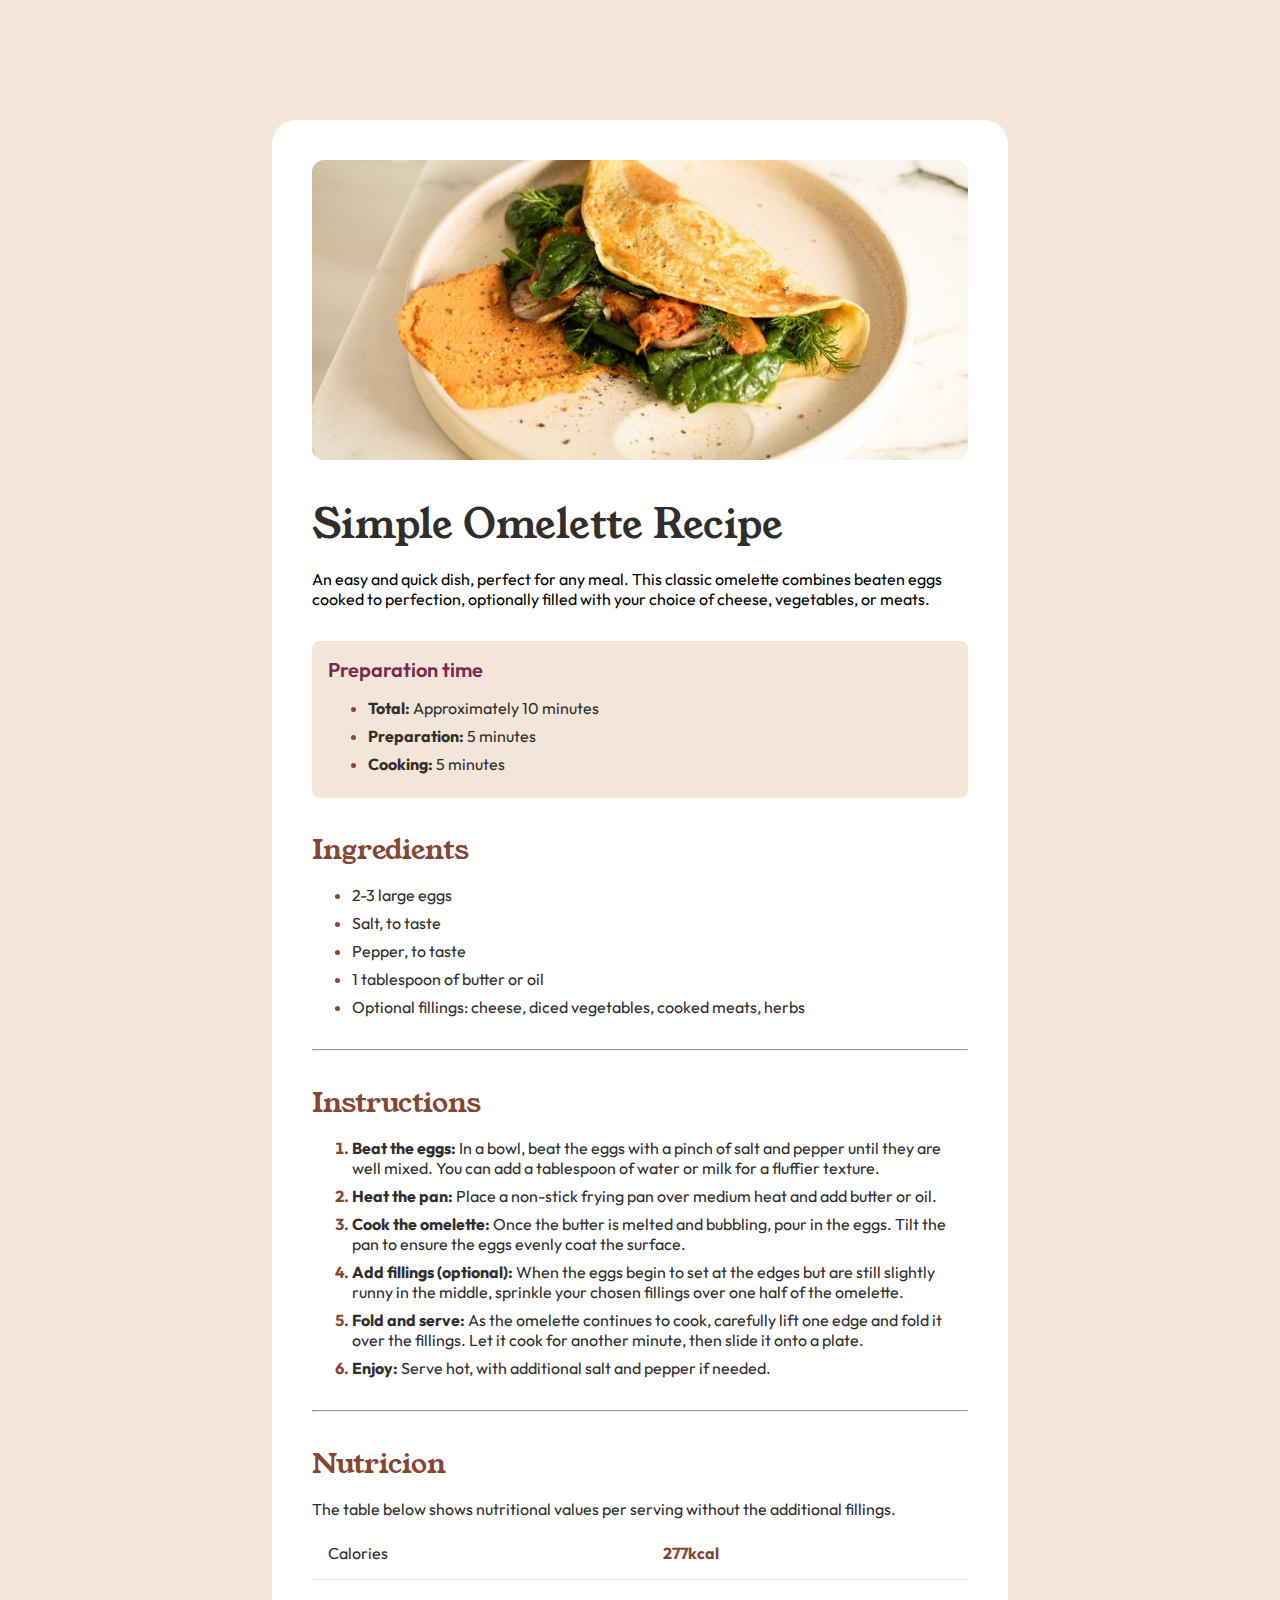
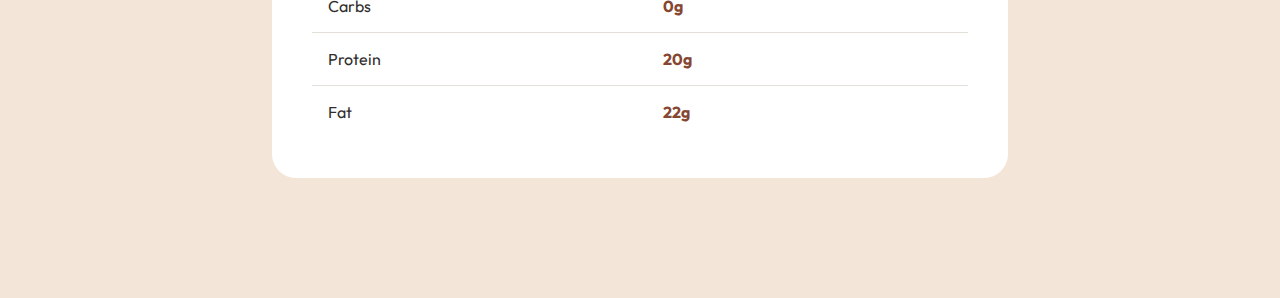
<file: 01-recipe-page/index.html>
<!DOCTYPE html>
<html lang="en">

<head>
    <meta charset="UTF-8">
    <meta name="viewport" content="width=device-width, initial-scale=1.0">
    <!-- STYLE CSS -->
    <link rel="stylesheet" href="style.css">
    <title>Recipe Page | My project</title>
</head>

<body>
    <div class="container">
        <div class="container__img">
            <img src="./assets/images/image-omelette.jpeg" alt="" srcset="">
        </div>
        <div class="content">
            <h1 class="font-titles">Simple Omelette Recipe</h1>
            <p>An easy and quick dish, perfect for any meal. This classic omelette combines beaten eggs cooked to
                perfection, optionally filled with your choice of cheese, vegetables, or meats.</p>
            <section class="preparation">
                <h2>Preparation time</h2>
                <ul>
                    <li><span>Total:</span> Approximately 10 minutes</li>
                    <li><span>Preparation:</span> 5 minutes</li>
                    <li><span>Cooking:</span> 5 minutes</li>
                </ul>
            </section>
            <section class="ingredients">
                <h2>Ingredients</h2>
                <ul>
                    <li>2-3 large eggs</li>
                    <li>Salt, to taste</li>
                    <li>Pepper, to taste</li>
                    <li>1 tablespoon of butter or oil</li>
                    <li>Optional fillings: cheese, diced vegetables, cooked meats, herbs</li>
                </ul>
            </section>
            <hr>
            <section class="instructions">
                <h2>Instructions</h2>
                <ol>
                    <li><span>Beat the eggs:</span> In a bowl, beat the eggs with a pinch of salt and pepper until they
                        are well
                        mixed. You can add a tablespoon of water or milk for a fluffier texture.</li>
                    <li><span>Heat the pan:</span> Place a non-stick frying pan over medium heat and add butter or oil.
                    </li>
                    <li><span>Cook the omelette:</span> Once the butter is melted and bubbling, pour in the eggs. Tilt
                        the pan to ensure the eggs evenly coat the surface.</li>
                    <li><span>Add fillings (optional):</span> When the eggs begin to set at the edges but are still
                        slightly runny in the middle, sprinkle your chosen fillings over one half of the omelette.</li>
                    <li><span>Fold and serve:</span> As the omelette continues to cook, carefully lift one edge and fold
                        it over the fillings. Let it cook for another minute, then slide it onto a plate.</li>
                    <li><span>Enjoy:</span> Serve hot, with additional salt and pepper if needed.</li>
                </ol>
            </section>
            <hr>
            <section class="nutricion">
                <h2>Nutricion</h2>
                <p>The table below shows nutritional values per serving without the additional fillings.</p>
                <table>
                  <tbody>
                    <tr>
                        <th>Calories</th>
                        <td>277kcal</td>
                    </tr>
                    <tr>
                        <th>Carbs</th>
                        <td>0g</td>
                    </tr>
                    <tr>
                        <th>Protein</th>
                        <td>20g</td>
                    </tr>
                    <tr>
                        <th>Fat</th>
                        <td>22g</td>
                    </tr>
                  </tbody>
                </table>
            </section>
        </div>
    </div>
</body>

</html>
</file>
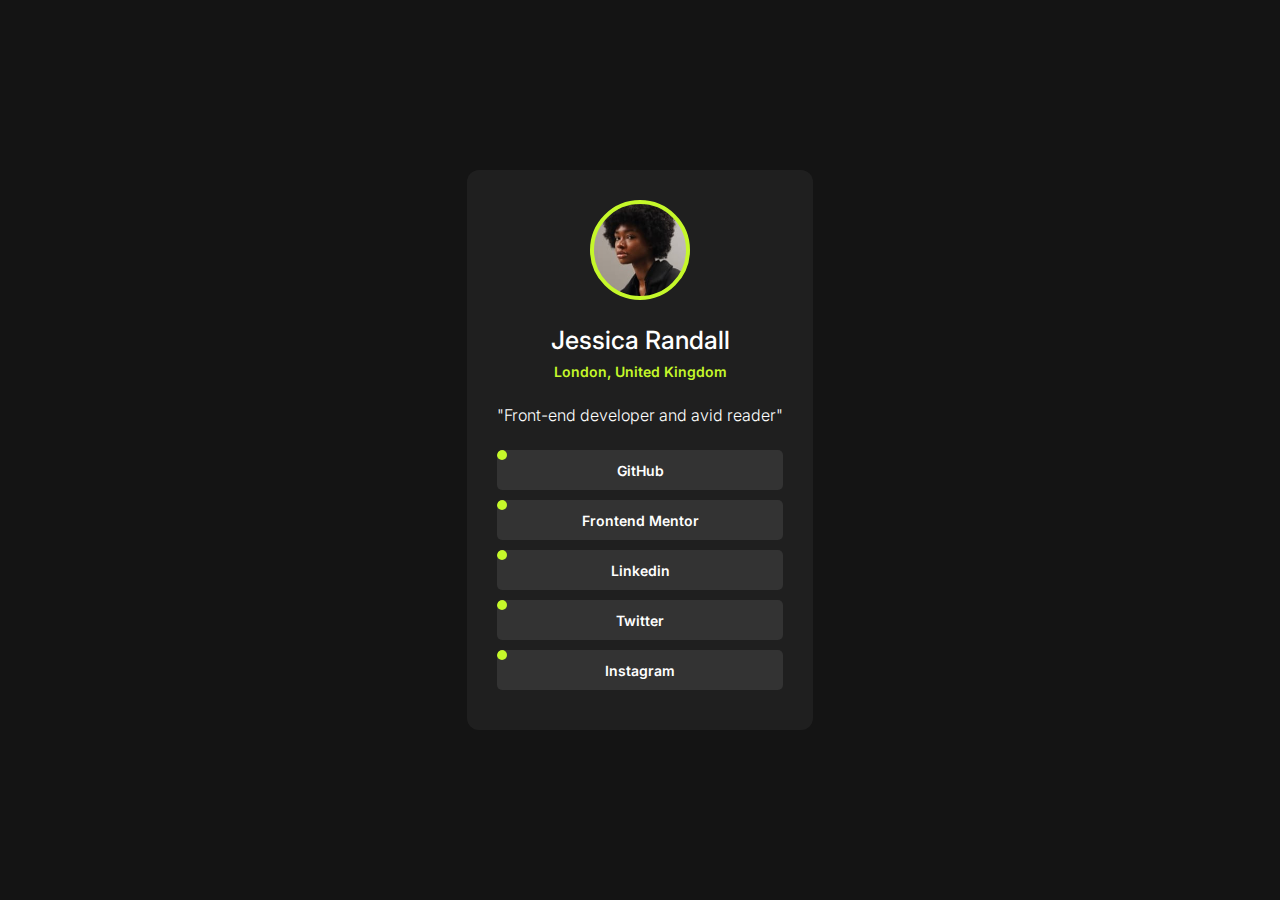
<file: 02-social-links-peofile-main/index.html>
<!DOCTYPE html>
<html lang="en">
<head>
    <meta charset="UTF-8">
    <meta name="viewport" content="width=device-width, initial-scale=1.0">
    <title>Social links profile</title>
    <!-- FAVICON -->
     <link rel="shortcut icon" href="assets/img/favicon-32x32.png" type="image/x-icon">
    <!-- STYLE CSS -->
    <link rel="stylesheet" href="style.css">
</head>
<body>
    <div class="container">
        <div class="container__info">
            <div class="container__box-img">
                
            </div>
            <h1>Jessica Randall</h1>
            <h2>London, United Kingdom</h2>
            <p>"Front-end developer and avid reader"</p>
        </div>
            <ul class="container__links">
                <li><a href="">GitHub</a></li>
                <li><a href="">Frontend Mentor</a></li>
                <li><a href="">Linkedin</a></li>
                <li><a href="">Twitter</a></li>
                <li><a href="">Instagram</a></li>
            </ul>
        </div>
    </div>
</body>
</html>
</file>
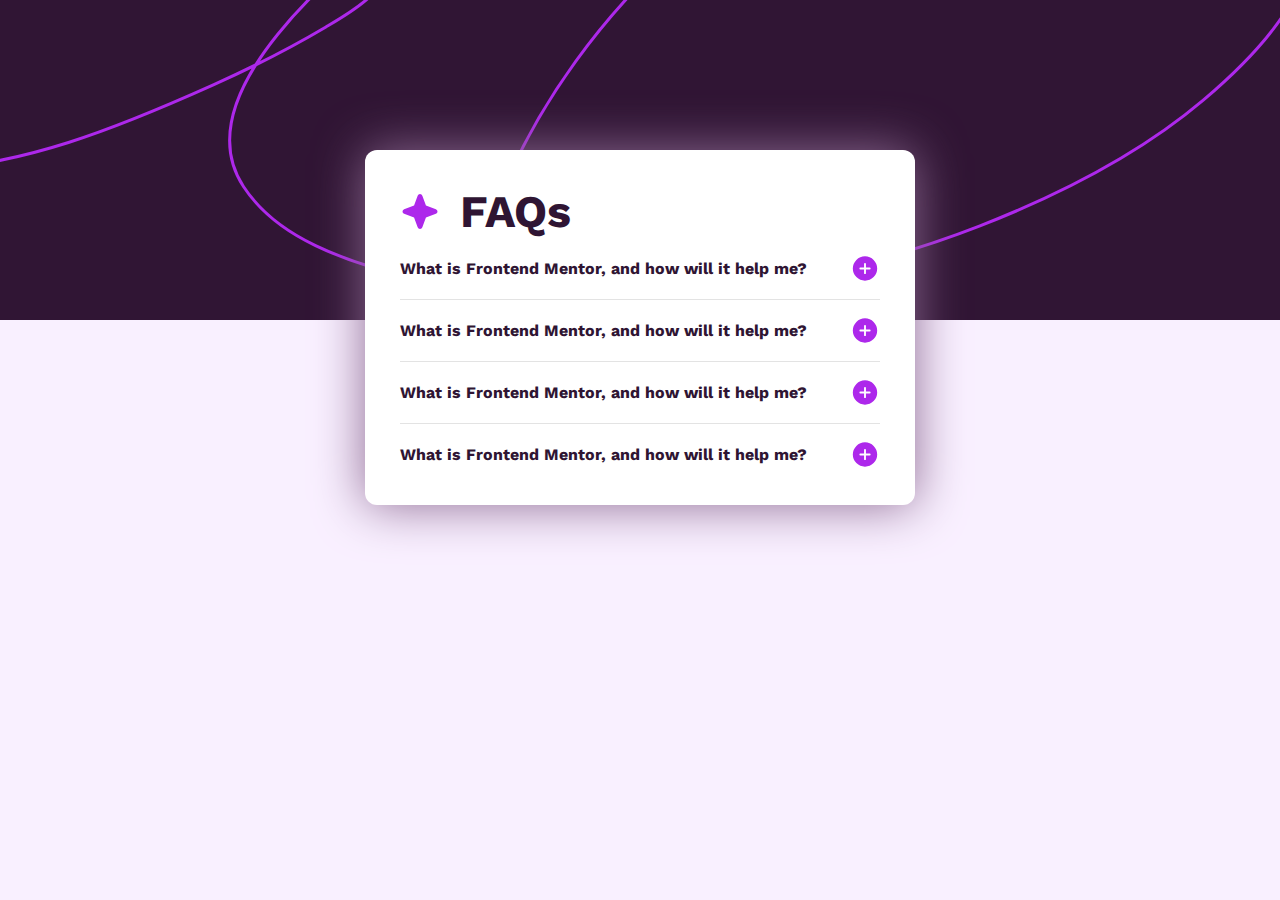
<file: 03-faq/index.html>
<!DOCTYPE html>
<html lang="en">

<head>
    <meta charset="UTF-8">
    <meta name="viewport" content="width=device-width, initial-scale=1.0">
    <link rel="shortcut icon" href="assets/img/favicon-32x32.png" type="image/x-icon">
    <title>FAQ</title>
    <!-- STYLE CSS -->
    <link rel="stylesheet" href="./assets/style/style.css">
</head>

<body>
    <div class="container">
        <div class="container__title">
            <img src="./assets/img/icon-star.svg" alt="" srcset="">
            <h1>FAQs</h1>
        </div>

        <div class="container__item">
            <p class="container__question">
                What is Frontend Mentor, and how will it help me?
                <img class="icon-plus" src="./assets/img/icon-plus.svg" alt="" srcset="">
                <img class="icon-minus" src="./assets/img/icon-minus.svg" alt="" srcset="">
            </p>
            <p class="container__response">
                01 Lorem ipsum dolor sit amet consectetur, adipisicing elit. Ipsam iste rem dolorum! Eaque nesciunt ad
                voluptatibus repellat laudantium, aspernatur corrupti?
            </p>
        </div>
        <hr>
        <div class="container__item">
            <p class="container__question">
                What is Frontend Mentor, and how will it help me?
                <img class="icon-plus" src="./assets/img/icon-plus.svg" alt="" srcset="">
                <img class="icon-minus" src="./assets/img/icon-minus.svg" alt="" srcset="">
            </p>
            <p class="container__response">
                02 Lorem ipsum dolor sit amet consectetur, adipisicing elit. Ipsam iste rem dolorum! Eaque nesciunt ad
                voluptatibus repellat laudantium, aspernatur corrupti?
            </p>
        </div>
        <hr>
        <div class="container__item">
            <p class="container__question">
                What is Frontend Mentor, and how will it help me?
                <img class="icon-plus" src="./assets/img/icon-plus.svg" alt="" srcset="">
                <img class="icon-minus" src="./assets/img/icon-minus.svg" alt="" srcset="">
            </p>
            <p class="container__response">
                03 Lorem ipsum dolor sit amet consectetur, adipisicing elit. Ipsam iste rem dolorum! Eaque nesciunt ad
                voluptatibus repellat laudantium, aspernatur corrupti?
            </p>
        </div>
        <hr>
        <div class="container__item">
            <p class="container__question">
                What is Frontend Mentor, and how will it help me?
                <img class="icon-plus" src="./assets/img/icon-plus.svg" alt="" srcset="" >
                <img class="icon-minus" src="./assets/img/icon-minus.svg" alt="" srcset="">
            </p>
            <p class="container__response">
                04 Lorem ipsum dolor sit amet consectetur, adipisicing elit. Ipsam iste rem dolorum! Eaque nesciunt ad
                voluptatibus repellat laudantium, aspernatur corrupti?
            </p>
        </div>


    </div>
</body>
<script src="./js/script.js"></script>
</html>
</file>
<file: 01-recipe-page/style.css>
@import url('https://fonts.googleapis.com/css2?family=Outfit:wght@100..900&family=Young+Serif&display=swap');
*{
    padding: 0;
    margin: 0;
    box-sizing: border-box;
}
/* CLASSES MODIFICADORAS E VARIÁVEIS */
:root{
    --rose: #f3e6d8;
    --purple: #7b284f;
    --brown: #854632;
    --black: #302d2c;
    --white: #fff;
    --gray: #e4ded8;

}
.font-titles{
    font-family: "Young Serif", serif;
    font-weight: 400;
}
body{
    display: flex;
    justify-content: center;
    background: var(--rose);
    padding: 120px 0 ;
    overflow-x: hidden;
}
.container{
    width: 736px;
    padding: 40px;
    background-color: var(--white);
    border-radius: 24px;
}
.container__img{
    width: 100%;
    margin-bottom: 2rem;
}
.container__img img{
    width: 100%;
    border-radius: 12px;
}
.content h1{
    color: var(--black);
    font-size: 40px;
    margin-bottom: 1rem;
}
.content p{
    font-family: outfit;
}
.preparation{
    background-color: var(--rose);
    padding: 16px;
    border-radius: 8px;
}
.container .content .preparation h2{
    color: var(--purple);
    font-size: 20px;
    margin-bottom: 16px;
    font-family: outfit;
    font-weight: 600;
}
.container .content section{
    margin: 32px 0;
}
.container .content section h2{
    margin-bottom: 16px;
    color: var(--brown);
    font-family: "Young Serif", serif;
    font-size: 28px;
    font-weight: normal;
}
.container .content section ul,
.container .content section ol{
    margin-left: 40px;
}
.container .content section p,
.container .content section ul li,
.container .content section ol li
{
    font-family: outfit;
    color: var(--black);
    margin-bottom: 8px;
}
.container .content section ul li::marker,
.container .content section ol li::marker{
    color: var(--brown);
    font-weight: 700;
}
.container .content section ul li span,
.container .content section ol li span
{
    font-weight: 700;
}
hr{
    background: var(--gray);
    height: 2px;
}
.container .content .nutricion{
    margin: 32px 0 0 0 ;
}

.nutricion table{
    font-family: outfit, sans-serif;
    color: var(--black);
    width: 100%;
    border-collapse: collapse;
}
.nutricion table tbody tr:not(:last-child){
    border-bottom: 1px solid var(--gray);
}
.nutricion table tr th{
    padding: 1rem;
    text-align: left;
    font-weight: normal;
}
.nutricion table tr td{
    font-weight: bold;
    color: var(--brown);
    padding: 1rem;
}
@media ( width <= 768px) {
    body{
        padding: 0;
    }
    .container{
        width: 100%;
        border-radius: 0;
    }
}
@media (width <= 450px){
    .container{
        padding: 20px;
    }
    .container .content h1{
        font-size: 30px;
    }
}
</file>
<file: 03-faq/assets/style/style.css>
@import url('https://fonts.googleapis.com/css2?family=Work+Sans:ital,wght@0,100..900;1,100..900&display=swap');

*{
    padding: 0;
    margin: 0;
    box-sizing: border-box;
}
:root{
    --white: #fff;
    --light-pink: hsl(275, 100%, 97%);
    --purple: hsl(292, 16%, 49%);
    --dark-purple: hsl(292, 42%, 14%);
}
body{
    background-color: var(--light-pink);
    background-image: url(../img/background-pattern-desktop.svg);
    background-repeat: no-repeat;
    background-position: top;
    font-family: "Work Sans", sans-serif;
}
.container{
    background-color: var(--white);
    width: 550px;
    border-radius: 12px;
    padding: 35px;
    box-shadow: 0 0 50px var(--purple);
    position: absolute;
    left: 50%;
    transform: translate(-50%);
    margin: 150px 0 150px 0;
}
.container__title{
    display: flex;
    margin-bottom: 15px
}
.container__title h1{
    font-size: 45px;
    margin-left: 20px;
    color: var(--dark-purple);
}
hr{
    height: 1px;
    background-color: hsl(0, 0%, 89%);
    border: none;
    margin: 15px 0;
}
.container__question{
    font-weight: 700;
    color: var(--dark-purple);
    display: flex;
    align-items: center;
    justify-content: space-between;
}
.container__question:hover{
    color: hsl(292, 99%, 40%);
}
.container__response{
    max-height: 0px;
    color: var(--purple);
    font-weight: 500;
    overflow: hidden;
    transition: all .5s linear;

}
.icon-plus{
    cursor: pointer;
}
.icon-minus{
    display: none;
    cursor: pointer;
}
.show .icon-minus{display: block;}

.show .container__response{ 
  max-height: 100px;
  
}

.show .icon-plus{
    display: none;
}
</file>
<file: 02-social-links-peofile-main/style.css>
@import url('https://fonts.googleapis.com/css2?family=Inter:ital,opsz,wght@0,14..32,100..900;1,14..32,100..900&display=swap');
/* RESET */
*{
    margin: 0;
    padding: 0;
    border: none;
    box-sizing: border-box;
    list-style: none;
    text-decoration: none;
}
/* VARIABLES */
:root{
    --black: hsl(0, 0%, 8%);
    --light-black: hsl(0, 0%, 12%);
    --gray: hsl(0, 0%, 20%);
    --white: #fff;
    --green: hsl(75, 94%, 57%);
}
/* ================================== */
body{
    height: 100vh;
    width: 100vw;
    display: flex;
    justify-content: center;
    align-items: center;
    background-color: var(--black);
    font-family: "Inter", sans-serif;
}
.container{
    padding: 30px;
    background-color: var(--light-black);
    border-radius: 12px;
}
.container__info{
    text-align: center;
}
.container__box-img{
    width: 100px;
    height: 100px;
    border-radius: 50%;
    background-image: url(./assets/img/avatar-jessica.jpeg);
    background-repeat: no-repeat;
    background-position: center;
    background-size: cover;
    border: 4px solid var(--green);
    margin: 0 auto;
    margin-bottom: 25px;
}
.container__info h1{
    color: var(--white);
    font-size: 25px;
    font-weight: 500;
    margin-bottom: 8px;
}
.container__info h2{
    font-size: 14px;
    color: var(--green);
    font-weight: 600;
    margin-bottom: 25px;
}
.container__info p{
    color: var(--white);
    font-weight: 300;
    margin-bottom: 25px;
}
.container__links li{
    background-color: var(--gray);
    margin-bottom: 10px;
    height: 40px;
    border-radius: 5px;
    overflow: hidden;
}
.container__links li a{
    height: 100%;
    width: 100%;
    display: flex;
    justify-content: center;
    align-items: center;
    color: var(--white);
    font-size: 14px;
    font-weight: 600;
    position: relative;
    transition: all .5s ease-in-out;
    z-index: 1;
}
.container__links li a::after{
    content: '';
    position: absolute;
    left: 0;
    top: 0;
    background-color: var(--green);
    height: 10px;
    width: 10px;
    z-index: -1;
    transition: all .5s ease-in-out;
    border-radius: 30px;
}
.container__links li a:hover{
    color: var(--black)
}
.container__links li a:hover::after{
   transform: scale(100);
}
</file>
